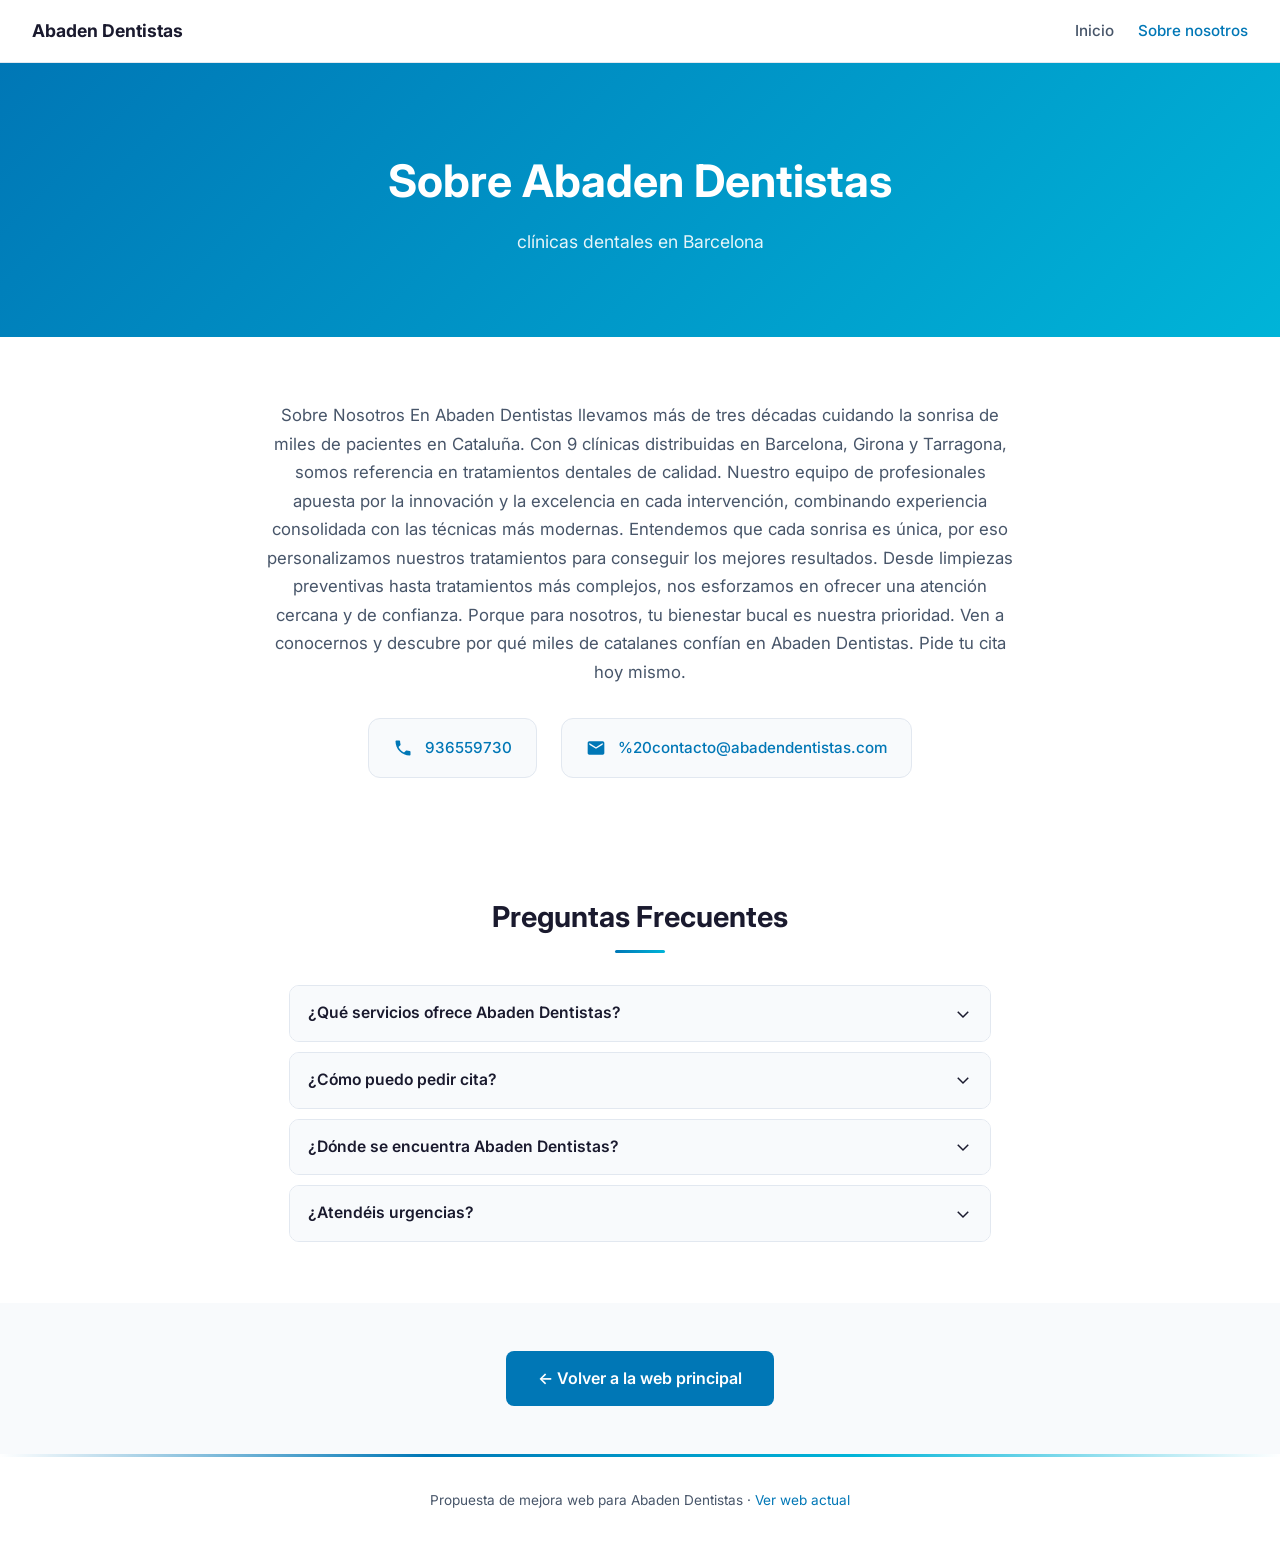
<file: nosotros.html>
<!DOCTYPE html>
<html lang="es">
<head>
<meta charset="UTF-8">
<meta name="viewport" content="width=device-width,initial-scale=1.0">
<title>Sobre Abaden Dentistas | Barcelona</title>
<meta name="description" content="Conoce a Abaden Dentistas en Barcelona. clínicas dentales.">
<meta property="og:title" content="Sobre Abaden Dentistas">
<meta property="og:type" content="website">
<meta property="og:locale" content="es_ES">
<meta name="robots" content="noindex,nofollow">
<link rel="preconnect" href="https://fonts.bunny.net" crossorigin>
<link href="https://fonts.bunny.net/css?family=inter:400,500,600,700&display=swap" rel="stylesheet">
<style>
*{margin:0;padding:0;box-sizing:border-box}
:root{--primary:#0077B6;--accent:#00B4D8;--text:#1a1a2e;--muted:#475569;--bg:#ffffff;--surface:#f8fafc;--border:#e2e8f0}
body{font-family:'Inter',system-ui,-apple-system,sans-serif;color:var(--text);line-height:1.7;background:var(--bg);-webkit-font-smoothing:antialiased}
a{color:var(--primary);text-decoration:none}
a:hover{text-decoration:underline}

/* NAV */
.kn-nav{background:var(--bg);border-bottom:1px solid var(--border);padding:1rem 2rem;display:flex;align-items:center;justify-content:space-between;position:sticky;top:0;z-index:100;backdrop-filter:blur(12px);background:rgba(255,255,255,0.9)}
.kn-nav-brand{font-weight:700;font-size:1.1rem;color:var(--text)}
.kn-nav-links{display:flex;gap:1.5rem;font-size:0.95rem}
.kn-nav-links a{color:var(--muted);font-weight:500;transition:color 0.2s}
.kn-nav-links a:hover,.kn-nav-links a.active{color:var(--primary);text-decoration:none}

/* HERO */
.kn-hero{background:linear-gradient(135deg,var(--primary),var(--accent));color:#fff;padding:clamp(3rem,8vw,5rem) 2rem;text-align:center}
.kn-hero h1{font-size:clamp(1.8rem,4vw,2.8rem);font-weight:700;margin-bottom:0.5rem}
.kn-hero p{font-size:1.1rem;opacity:0.9;max-width:600px;margin:0 auto}

/* ABOUT */
.kn-about{max-width:800px;margin:0 auto;padding:clamp(2.5rem,5vw,4rem) 1.5rem}
.kn-about p{font-size:1.05rem;color:var(--muted);text-align:center;margin-bottom:2rem}
.kn-contact-cards{display:flex;flex-wrap:wrap;justify-content:center;gap:1.5rem;margin-top:2rem}
.kn-card{display:flex;align-items:center;gap:0.75rem;padding:1rem 1.5rem;border:1px solid var(--border);border-radius:12px;background:var(--surface);transition:border-color 0.3s,box-shadow 0.3s}
.kn-card:hover{border-color:var(--primary);box-shadow:0 4px 12px rgba(0,0,0,0.06)}
.kn-card svg{flex-shrink:0;color:var(--primary)}
.kn-card span,.kn-card a{font-size:0.95rem;font-weight:500}

/* FAQ */
.kn-faq{max-width:750px;margin:0 auto;padding:clamp(2rem,4vw,3.5rem) 1.5rem}
.kn-faq h2{text-align:center;font-size:clamp(1.4rem,3vw,1.8rem);margin-bottom:0.5rem}
.kn-faq .sub{text-align:center;display:block;width:50px;height:3px;background:linear-gradient(90deg,var(--primary),var(--accent));margin:0 auto 2rem;border-radius:2px}
details{margin-bottom:10px;border:1px solid var(--border);border-radius:10px;overflow:hidden;transition:border-color 0.3s}
details[open]{border-color:var(--primary)}
summary{padding:14px 18px;cursor:pointer;font-weight:600;font-size:0.98rem;background:var(--surface);display:flex;justify-content:space-between;align-items:center;list-style:none;transition:background 0.2s}
summary:hover{background:#f1f5f9}
summary::-webkit-details-marker{display:none}
summary::marker{display:none}
summary svg{transition:transform 0.3s;flex-shrink:0;margin-left:12px}
details[open] summary svg{transform:rotate(180deg)}
.faq-answer{padding:0 18px 14px;color:var(--muted);font-size:0.95rem}

/* CTA */
.kn-cta{text-align:center;padding:clamp(2rem,4vw,3rem) 1.5rem;background:var(--surface)}
.kn-cta a{display:inline-block;padding:14px 32px;background:var(--primary);color:#fff;border-radius:8px;font-weight:600;font-size:1rem;transition:transform 0.2s,box-shadow 0.2s;text-decoration:none}
.kn-cta a:hover{transform:translateY(-2px);box-shadow:0 6px 20px rgba(0,0,0,0.15)}

/* FOOTER */
.kn-footer{text-align:center;padding:2rem;font-size:0.85rem;color:var(--muted);border-top:3px solid;border-image:linear-gradient(90deg,transparent,var(--primary),var(--accent),transparent) 1}

@media(max-width:600px){
  .kn-nav{padding:0.75rem 1rem}
  .kn-contact-cards{flex-direction:column;align-items:stretch}
}
</style>
</head>
<body>
<nav class="kn-nav">
  <span class="kn-nav-brand">Abaden Dentistas</span>
  <div class="kn-nav-links">
    <a href="index.html">Inicio</a>
    <a href="nosotros.html" class="active">Sobre nosotros</a>
  </div>
</nav>

<div class="kn-hero">
  <h1>Sobre Abaden Dentistas</h1>
  <p>clínicas dentales en Barcelona</p>
</div>

<section class="kn-about">
  <p>Sobre Nosotros

En Abaden Dentistas llevamos más de tres décadas cuidando la sonrisa de miles de pacientes en Cataluña. Con 9 clínicas distribuidas en Barcelona, Girona y Tarragona, somos referencia en tratamientos dentales de calidad.

Nuestro equipo de profesionales apuesta por la innovación y la excelencia en cada intervención, combinando experiencia consolidada con las técnicas más modernas. Entendemos que cada sonrisa es única, por eso personalizamos nuestros tratamientos para conseguir los mejores resultados.

Desde limpiezas preventivas hasta tratamientos más complejos, nos esforzamos en ofrecer una atención cercana y de confianza. Porque para nosotros, tu bienestar bucal es nuestra prioridad.

Ven a conocernos y descubre por qué miles de catalanes confían en Abaden Dentistas. Pide tu cita hoy mismo.</p>
  <div class="kn-contact-cards">
    <div class="kn-card"><svg width="20" height="20" fill="currentColor" viewBox="0 0 24 24"><path d="M6.62 10.79c1.44 2.83 3.76 5.14 6.59 6.59l2.2-2.2c.27-.27.67-.36 1.02-.24 1.12.37 2.33.57 3.57.57.55 0 1 .45 1 1V20c0 .55-.45 1-1 1-9.39 0-17-7.61-17-17 0-.55.45-1 1-1h3.5c.55 0 1 .45 1 1 0 1.25.2 2.45.57 3.57.11.35.03.74-.25 1.02l-2.2 2.2z"/></svg><a href="tel:936559730">936559730</a></div>
    <div class="kn-card"><svg width="20" height="20" fill="currentColor" viewBox="0 0 24 24"><path d="M20 4H4c-1.1 0-1.99.9-1.99 2L2 18c0 1.1.9 2 2 2h16c1.1 0 2-.9 2-2V6c0-1.1-.9-2-2-2zm0 4l-8 5-8-5V6l8 5 8-5v2z"/></svg><a href="mailto:%20contacto@abadendentistas.com">%20contacto@abadendentistas.com</a></div>
    
  </div>
</section>

<section class="kn-faq">
  <h2>Preguntas Frecuentes</h2>
  <span class="sub"></span>
  
      <details>
        <summary>¿Qué servicios ofrece Abaden Dentistas?<svg width="18" height="18" fill="none" stroke="currentColor" stroke-width="2" viewBox="0 0 24 24"><path d="M19 9l-7 7-7-7"/></svg></summary>
        <div class="faq-answer">Abaden Dentistas ofrece una amplia gama de servicios de salud en Barcelona, incluyendo diversos servicios especializados. Nuestro equipo proporciona atención personalizada y de calidad.</div>
      </details>
      <details>
        <summary>¿Cómo puedo pedir cita?<svg width="18" height="18" fill="none" stroke="currentColor" stroke-width="2" viewBox="0 0 24 24"><path d="M19 9l-7 7-7-7"/></svg></summary>
        <div class="faq-answer">Puedes pedir cita en Abaden Dentistas llamando al 936559730 o en %20contacto@abadendentistas.com. Visita nuestra web para más información.</div>
      </details>
      <details>
        <summary>¿Dónde se encuentra Abaden Dentistas?<svg width="18" height="18" fill="none" stroke="currentColor" stroke-width="2" viewBox="0 0 24 24"><path d="M19 9l-7 7-7-7"/></svg></summary>
        <div class="faq-answer">Abaden Dentistas está en Barcelona. Ofrecemos un entorno profesional y acogedor.</div>
      </details>
      <details>
        <summary>¿Atendéis urgencias?<svg width="18" height="18" fill="none" stroke="currentColor" stroke-width="2" viewBox="0 0 24 24"><path d="M19 9l-7 7-7-7"/></svg></summary>
        <div class="faq-answer">Para urgencias y disponibilidad, contacta directamente con Abaden Dentistas llamando al 936559730.</div>
      </details>
</section>

<div class="kn-cta">
  <a href="index.html">← Volver a la web principal</a>
</div>

<footer class="kn-footer">
  <p>Propuesta de mejora web para Abaden Dentistas · <a href="https://abadendentistas.com" target="_blank" rel="noopener">Ver web actual</a></p>
</footer>
</body>
</html>
</file>
